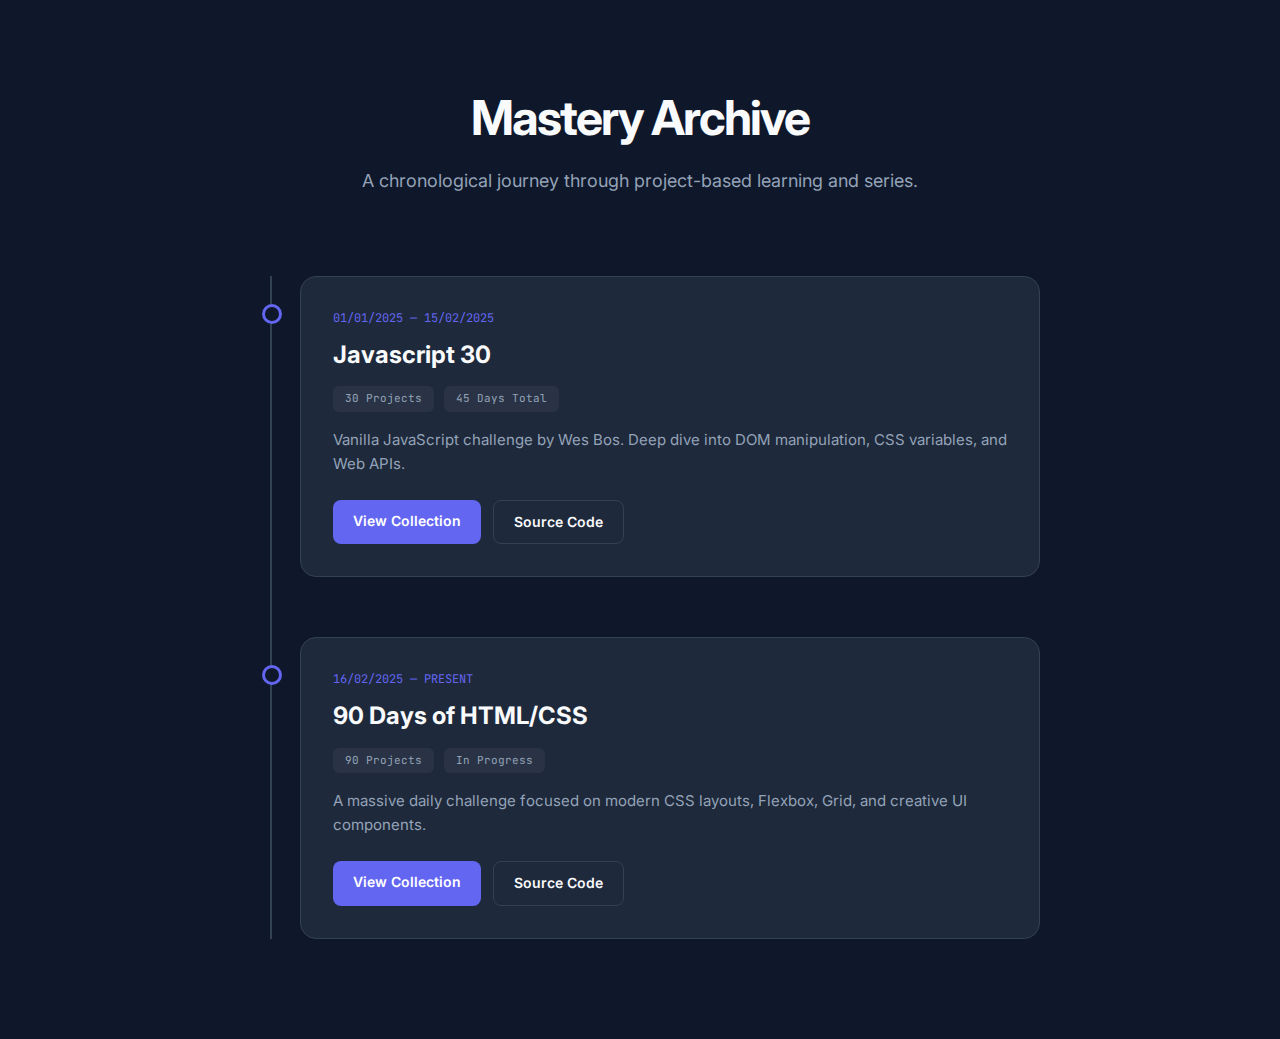
<file: design/home-page/index.html>
<!DOCTYPE html>
<html lang="en">
  <head>
    <meta charset="UTF-8" />
    <meta name="viewport" content="width=device-width, initial-scale=1.0" />
    <title>Project Hub | My Coding Journey</title>
    <link rel="stylesheet" href="styles.css" />
    <link
      href="https://fonts.googleapis.com/css2?family=Inter:wght@400;600;700&family=JetBrains+Mono:wght@500&display=swap"
      rel="stylesheet"
    />
  </head>
  <body>
    <header class="hub-header">
      <div class="container">
        <h1>Mastery Archive</h1>
        <p>
          A chronological journey through project-based learning and series.
        </p>
      </div>
    </header>

    <main class="hub-container">
      <div class="timeline-line"></div>

      <div id="series-wrapper"></div>
    </main>

    <script src="script.js"></script>
  </body>
</html>
</file>
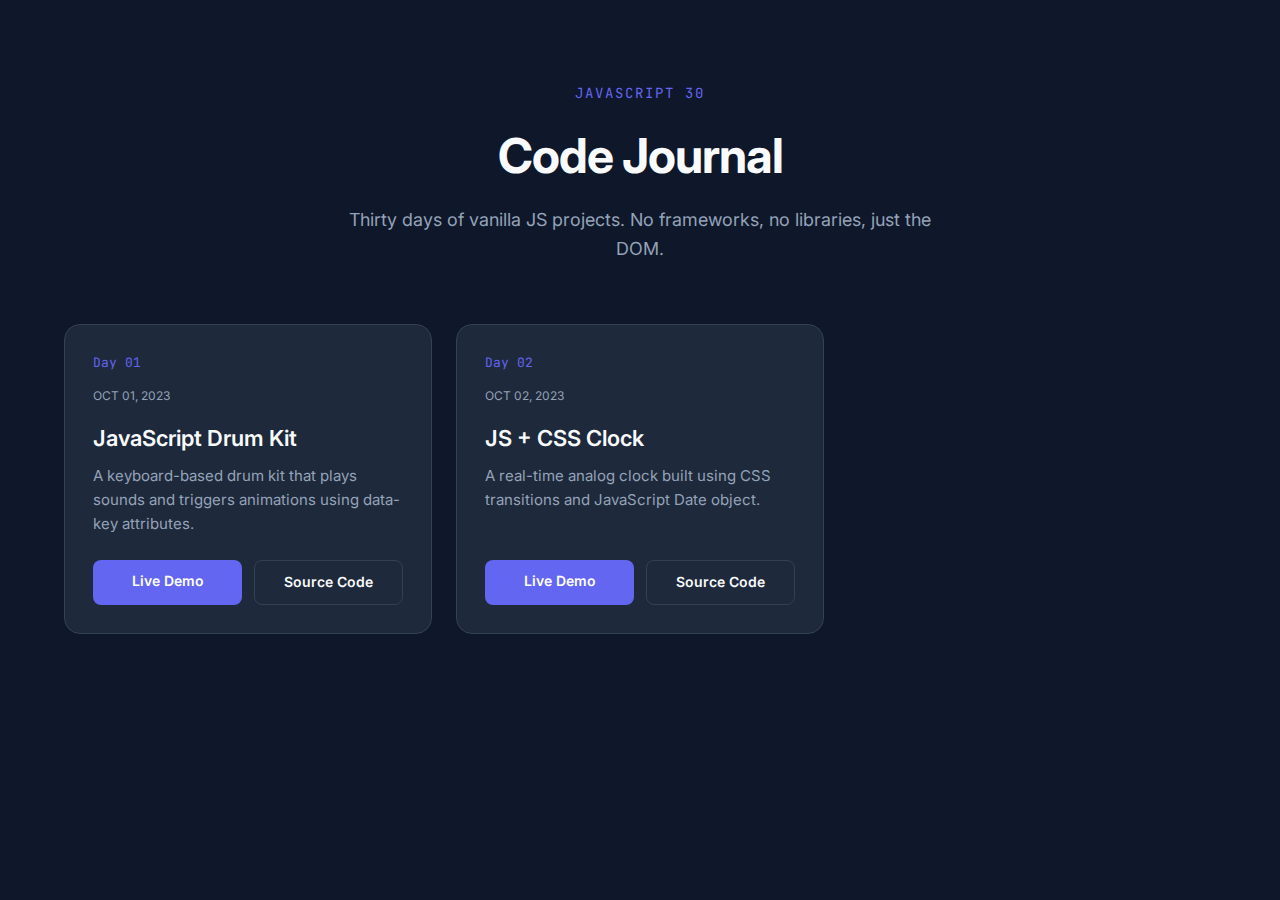
<file: design/project-series/index.html>
<!DOCTYPE html>
<html lang="en">
  <head>
    <meta charset="UTF-8" />
    <meta name="viewport" content="width=device-width, initial-scale=1.0" />
    <title>JS30 | My Journey</title>
    <link rel="stylesheet" href="styles.css" />
    <link
      href="https://fonts.googleapis.com/css2?family=Inter:wght@400;600;700&family=JetBrains+Mono:wght@500&display=swap"
      rel="stylesheet"
    />
  </head>
  <body>
    <header class="hero">
      <div class="container">
        <span class="badge">Javascript 30</span>
        <h1>Code Journal</h1>
        <p>
          Thirty days of vanilla JS projects. No frameworks, no libraries, just
          the DOM.
        </p>
      </div>
    </header>

    <main class="container">
      <div id="project-grid" class="grid"></div>
    </main>

    <script src="script.js"></script>
  </body>
</html>
</file>
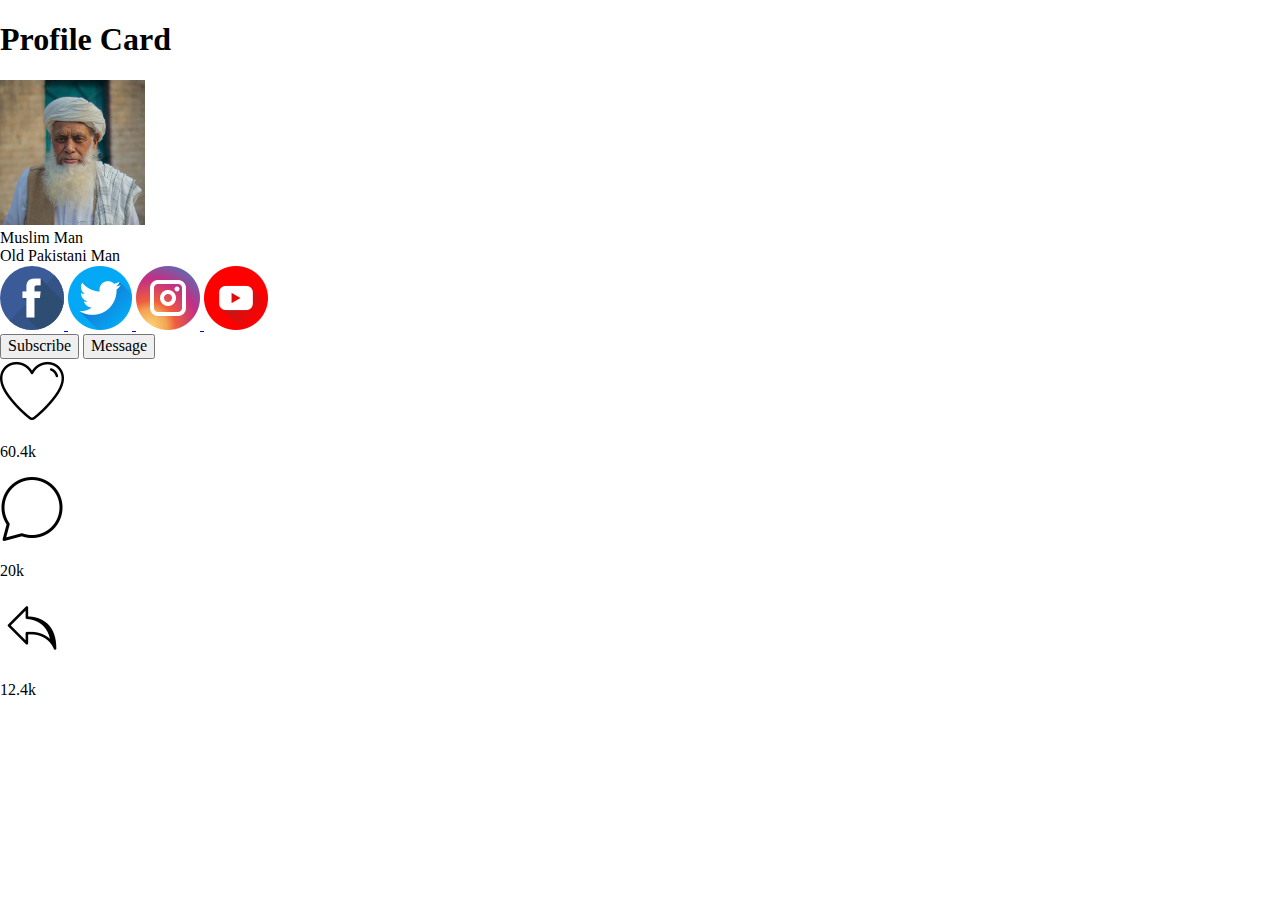
<file: projects/html-css/aaaa-profile-card/index.html>
<!DOCTYPE html>
<html lang="en">
  <head>
    <meta charset="UTF-8" />
    <meta name="viewport" content="width=device-width, initial-scale=1.0" />
    <title>Profile Card</title>
    <link rel="stylesheet" href="./normalize.css" />
    <link rel="stylesheet" href="./styles.css" />
  </head>
  <body>
    <h1>Profile Card</h1>

    <div class="profile-card">
      <div class="header">
        <img
          src="./assets/muslim-man.jpg"
          alt="Old Muslim man from Pakistan wearing traditional Pakistani clothes"
          width="145px"
          height="145"
        />
      </div>

      <div class="personal-info">
        <div class="name">Muslim Man</div>

        <div class="description">Old Pakistani Man</div>

        <div class="social-links">
          <a href="#">
            <img src="./assets/icons/facebook-icon.png" alt="facebook-icon" />
          </a>
          <a href="#">
            <img src="./assets/icons/twitter-icon.png" alt="twitter icon" />
          </a>
          <a href="#">
            <img src="./assets/icons/instagram-icon.png" alt="instagram-icon" />
          </a>
          <a href="#">
            <img src="./assets/icons/youtube-icon.png" alt="youtube-icon" />
          </a>
        </div>
      </div>

      <div class="contact">
        <button>Subscribe</button>
        <button>Message</button>
      </div>

      <div class="stats">
        <div class="likes">
          <img
            src="./assets/icons/heart-icon.png"
            alt="heart image icon representing profile likes"
          />
          <p class="likes-counter">60.4k</p>
        </div>

        <div class="comments">
          <img
            src="./assets/icons/comments-icon.png"
            alt="an icon representing the comments"
          />
          <p class="comments-counter">20k</p>
        </div>

        <div class="shares-counter">
          <img src="./assets/icons/share-icon.png" alt="share icon" />
          <p class="sharing-counter">12.4k</p>
        </div>
      </div>
    </div>
  </body>
</html>
</file>
<file: design/home-page/styles.css>
/* --- DESIGN TOKENS --- */
:root {
  --bg: #0f172a;
  --card: #1e293b;
  --border: #334155;
  --accent: #6366f1;
  --text-primary: #f8fafc;
  --text-secondary: #94a3b8;
  --font-main: "Inter", sans-serif;
  --font-mono: "JetBrains Mono", monospace;
}

/* --- RESET & BASE --- */
* {
  box-sizing: border-box;
  margin: 0;
  padding: 0;
}

body {
  background-color: var(--bg);
  color: var(--text-primary);
  font-family: var(--font-main);
  line-height: 1.6;
  overflow-x: hidden;
}

.container {
  max-width: 1000px;
  margin: 0 auto;
  padding: 0 20px;
}

/* --- HEADER --- */
.hub-header {
  padding: 80px 0 40px;
  text-align: center;
}

.hub-header h1 {
  font-size: 48px;
  letter-spacing: -2px;
  margin-bottom: 10px;
}

.hub-header p {
  color: var(--text-secondary);
  font-size: 18px;
}

/* --- TIMELINE LAYOUT --- */
.hub-container {
  position: relative;
  max-width: 800px;
  margin: 40px auto 100px;
  padding-left: 60px; /* Space for the timeline on the left */
}

.timeline-line {
  position: absolute;
  left: 30px;
  top: 0;
  bottom: 0;
  width: 2px;
  background: var(--border);
}

/* --- CARDS --- */
.series-node {
  position: relative;
  margin-bottom: 60px;
}

/* The Dot on the Line */
.series-node::before {
  content: "";
  position: absolute;
  left: -38px; /* Perfectly centers dot on the 30px line */
  top: 28px;
  width: 14px;
  height: 14px;
  background: var(--bg);
  border: 3px solid var(--accent);
  border-radius: 50%;
  z-index: 2;
}

.series-card {
  background: var(--card);
  border: 1px solid var(--border);
  padding: 32px;
  border-radius: 16px;
  transition: all 0.3s ease;
}

.series-card:hover {
  border-color: var(--accent);
  transform: translateX(8px);
  box-shadow: 0 10px 30px rgba(0, 0, 0, 0.2);
}

.date-label {
  font-family: var(--font-mono);
  font-size: 12px;
  color: var(--accent);
  text-transform: uppercase;
  display: block;
  margin-bottom: 8px;
}

.series-card h3 {
  font-size: 24px;
  margin-bottom: 12px;
}

.stats-row {
  display: flex;
  gap: 10px;
  margin-bottom: 16px;
}

.stat-pill {
  background: rgba(255, 255, 255, 0.05);
  padding: 4px 12px;
  border-radius: 6px;
  font-family: var(--font-mono);
  font-size: 11px;
  color: var(--text-secondary);
}

.series-card p {
  color: var(--text-secondary);
  font-size: 15px;
  margin-bottom: 24px;
}

/* --- BUTTONS --- */
.btn-group {
  display: flex;
  gap: 12px;
}

.btn {
  padding: 10px 20px;
  border-radius: 8px;
  text-decoration: none;
  font-size: 14px;
  font-weight: 600;
  transition: 0.2s;
}

.btn-primary {
  background: var(--accent);
  color: white;
}

.btn-secondary {
  border: 1px solid var(--border);
  color: var(--text-primary);
}

.btn:hover {
  opacity: 0.9;
  filter: brightness(1.2);
}
</file>
<file: design/project-series/styles.css>
/* Custom Properties - Your Figma Specs */
:root {
  --bg-color: #0f172a;
  --card-bg: #1e293b;
  --accent: #6366f1;
  --text-main: #f8fafc;
  --text-muted: #94a3b8;
  --border: #334155;
  --radius: 16px;
  --transition: all 0.3s cubic-bezier(0.4, 0, 0.2, 1);
}

* {
  box-sizing: border-box;
  margin: 0;
  padding: 0;
}

body {
  background-color: var(--bg-color);
  color: var(--text-main);
  font-family: "Inter", sans-serif;
  line-height: 1.6;
  padding-bottom: 80px;
}

.container {
  max-width: 1200px;
  margin: 0 auto;
  padding: 0 24px;
}

/* Hero Section */
.hero {
  padding: 80px 0 60px;
  text-align: center;
}

.badge {
  font-family: "JetBrains Mono", monospace;
  color: var(--accent);
  text-transform: uppercase;
  font-size: 14px;
  letter-spacing: 2px;
}

h1 {
  font-size: 48px;
  font-weight: 700;
  margin: 12px 0;
  letter-spacing: -1px;
}

.hero p {
  color: var(--text-muted);
  font-size: 18px;
  max-width: 600px;
  margin: 0 auto;
}

/* Grid Layout */
.grid {
  display: grid;
  grid-template-columns: repeat(auto-fill, minmax(340px, 1fr));
  gap: 24px;
}

/* Card Styling */
.card {
  background: var(--card-bg);
  border: 1px solid var(--border);
  border-radius: var(--radius);
  padding: 28px;
  display: flex;
  flex-direction: column;
  transition: var(--transition);
  position: relative;
  overflow: hidden;
}

.card:hover {
  transform: translateY(-8px);
  border-color: var(--accent);
  box-shadow: 0 20px 40px rgba(0, 0, 0, 0.3);
}

.day-tag {
  font-family: "JetBrains Mono", monospace;
  color: var(--accent);
  font-size: 13px;
  margin-bottom: 12px;
}

.card h3 {
  font-size: 22px;
  margin-bottom: 8px;
  font-weight: 600;
}

.card .date {
  font-size: 12px;
  color: var(--text-muted);
  text-transform: uppercase;
  margin-bottom: 16px;
  display: block;
}

.card p {
  color: var(--text-muted);
  font-size: 15px;
  margin-bottom: 24px;
  flex-grow: 1; /* Pushes buttons to bottom */
}

/* Buttons */
.card-actions {
  display: grid;
  grid-template-columns: 1fr 1fr;
  gap: 12px;
}

.btn {
  text-decoration: none;
  text-align: center;
  padding: 10px;
  border-radius: 8px;
  font-size: 14px;
  font-weight: 600;
  transition: var(--transition);
}

.btn-demo {
  background: var(--accent);
  color: white;
}

.btn-demo:hover {
  opacity: 0.9;
}

.btn-code {
  background: transparent;
  color: var(--text-main);
  border: 1px solid var(--border);
}

.btn-code:hover {
  background: var(--border);
}
</file>
<file: projects/html-css/aaaa-profile-card/styles.css>
html {
  box-sizing: border-box;
}

*,
*::before,
*::after {
  box-sizing: inherit;
}
</file>
